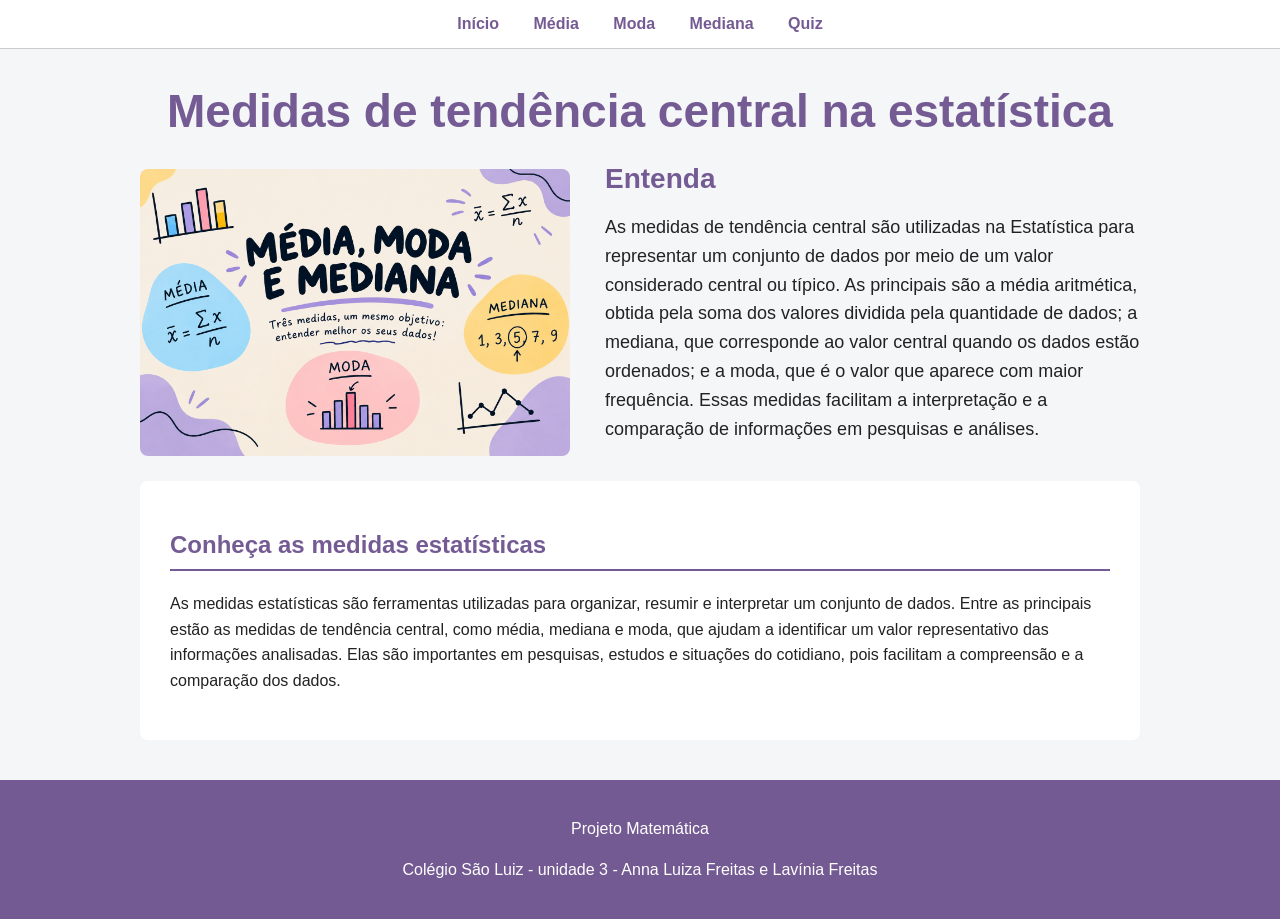
<file: index.html>
<!DOCTYPE html>
<html lang="pt-br">

<head>
    <meta charset="UTF-8">
    <meta name="viewport" content="width=device-width, initial-scale=1.0">

    <title>Estatísticas</title>
      <link rel="icon" type="image/png" href="IMAGENS/calculator.png">


    <link rel="stylesheet" href="style.css">
</head>

<body>
    <!-- MENU -->
    <nav>
        <a href="index.html">Início</a>
        <a href="media.html">Média</a>
        <a href="moda.html">Moda</a>
        <a href="mediana.html">Mediana</a>
        <a href="quiz.html">Quiz</a>
    </nav>


    <!--CABEÇALHO-->

    <header>

        <h1>Medidas de tendência central na estatística</h1>



        <!--DESTAQUE DA PÁGINA INICIAL-->

        <div class="destaque-inicio">

            <img
                src="IMAGENS/indexinicial.png"
                alt="imagem representando"
            >

            <div class="texto-destaque">

                <h2>
                  Entenda
                </h2>

                <p>
                   As medidas de tendência central são utilizadas na Estatística para representar um conjunto de dados por meio de um valor considerado central ou típico. As principais são a média aritmética, obtida pela soma dos valores dividida pela quantidade de dados; a mediana, que corresponde ao valor central quando os dados estão ordenados; e a moda, que é o valor que aparece com maior frequência. Essas medidas facilitam a interpretação e a comparação de informações em pesquisas e análises.

                </p>

            </div>

        </div>

    </header>

    <main>

        <section>

            <h2>Conheça as medidas estatísticas
</h2>

            <p>
               As medidas estatísticas são ferramentas utilizadas para organizar, 
               resumir e interpretar um conjunto de dados.
                Entre as principais estão as medidas de tendência central, como média, mediana e moda, que ajudam a identificar um valor representativo das informações analisadas. Elas são importantes em pesquisas, estudos e situações do cotidiano, pois facilitam a compreensão e a comparação dos dados.

            </p>

        </section>

    </main>


    <footer>

        <p>Projeto Matemática</p>
        <p>Colégio São Luiz - unidade 3 - Anna Luiza Freitas e Lavínia Freitas</p>

    </footer>

</body>

</html>
</file>
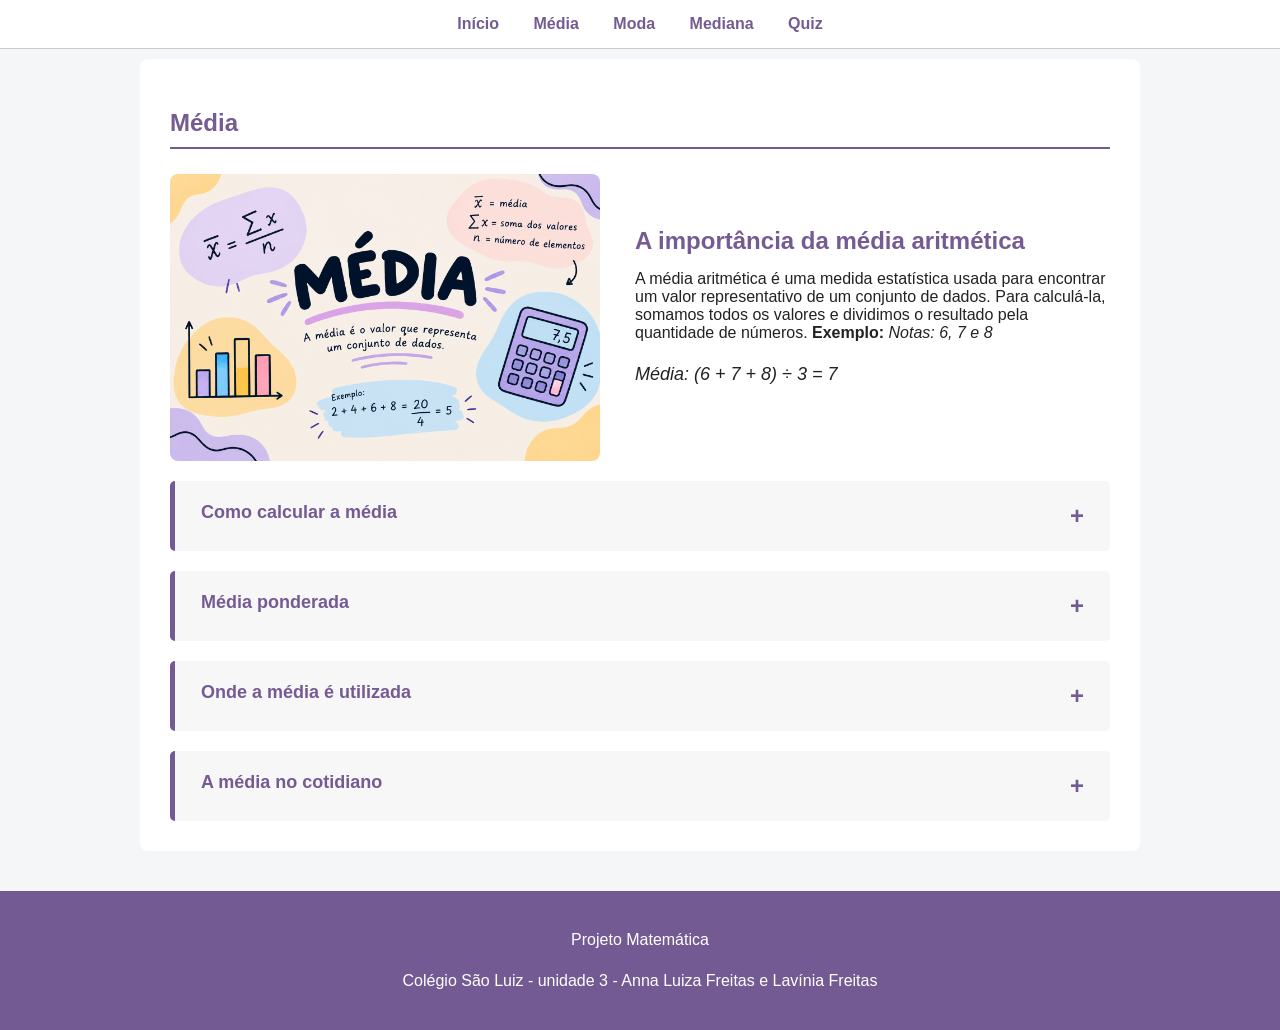
<file: media.html>
<!DOCTYPE html>
<html lang="pt-br">

<head>
    <meta charset="UTF-8">
    <meta name="viewport" content="width=device-width, initial-scale=1.0">
    <title>Média</title>
     <link rel="icon" type="image/png" href="IMAGENS/calculator.png">

    <link rel="stylesheet" href="style.css">
</head>

<body>

      <!-- MENU -->
    <nav>
        <a href="index.html">Início</a>
        <a href="media.html">Média</a>
        <a href="moda.html">Moda</a>
        <a href="mediana.html">Mediana</a>
        <a href="quiz.html">Quiz</a>
    </nav>

    <main>
        <section>

            <h2>Média</h2>

            <div class="destaque-inicio">

                <img src="IMAGENS/médiaa.png" alt="Imagem sobre média" width="550px
                ">

                <div class="texto-destaque">

                    <h3>A importância da média aritmética</h3>

                        A média aritmética é uma medida estatística usada para encontrar um 
                        valor representativo de um conjunto de dados. Para calculá-la, 
                        somamos todos os valores e dividimos o resultado 
                        pela quantidade de números. <strong>Exemplo:</strong>
                         <i>Notas: 6, 7 e 8</i>
                         <p>
                        <p><i>Média: (6 + 7 + 8) ÷ 3 = 7</i></p>

                
    
                </div>

            </div>

            <!-- MÉDIA -->

            <article class="acordeao">

                <button class="titulo-acordeao">
                    Como calcular a média


                    <span>+</span>
                </button>

                <div class="conteudo-acordeao">

                    <p>
                        Para calcular a média aritmética, siga duas etapas:
                        primeiro, some todos os valores do conjunto; depois,
                        divida o resultado pela quantidade de valores.
                    </p>

                    <p>
                       <strong>Exemplo:</strong>
                    </p> 

                    <p>
                        Dados: 5, 6, 7 e 10

                       
                    </p>
                    
                    <p> Soma: 5 + 6 + 7 + 10 = 28</p>

                    <p>
                        Quantidade de valores: 4

                    </p>

                    <p>
                        Média aritmética: 28 ÷ 4 = 7
                    </p>

                   

                </div>

            </article>

            <!-- CRISE DE 1929 -->

            <article class="acordeao">

                <button class="titulo-acordeao">
                    Média ponderada
                    <span>+</span>
                </button>

                <div class="conteudo-acordeao">

                    <p>
                       A média ponderada é calculada multiplicando cada valor pelo seu respectivo peso. 
                       Em seguida, somam-se os resultados e divide-se essa soma pela soma dos pesos.
                    </p>

                    <p>Exemplo:</p>

                    <p>
                        Notas: 6, 8 e 10
                    </p>

                    <p>
                       Pesos: 2, 3 e 5
                    </p>

                    <p>
                        Multiplicação: (6 × 2) + (8 × 3) + (10 × 5) = 86
                    </p>

                    <p>
                       Soma dos pesos: 2 + 3 + 5 = 10
                    </p>

                    <p>Média ponderada: 86 ÷ 10 = 8,6</p>

                </div>

            </article>

            <!-- ASCENSÃO DO NAZISMO -->

            <article class="acordeao">

                <button class="titulo-acordeao">
                    Onde a média é utilizada
                    <span>+</span>
                </button>

                <div class="conteudo-acordeao">

                    <p>
                      A média aparece em diversas situações do cotidiano, como no cálculo de notas 
                      escolares, gastos mensais, consumo de energia, velocidade média e tempo de
                       uma viagem.


                    </p>

                    <p>
                       Ela permite resumir vários dados em um único resultado, facilitando 
                       comparações entre períodos, pessoas ou grupos.


                    </p>

                    <p>
                       <strong>Atenção para o ENEM:</strong> O exame costuma apresentar tabelas, gráficos e situações do dia a dia que exigem o cálculo de uma média. Antes de realizar
                        a conta, identifique quais valores devem ser somados e quantos dados estão sendo considerados.
                    </p>


                </div>

            </article>

            <!-- EXPANSIONISMO -->

            <article class="acordeao">

                <button class="titulo-acordeao">
                    A média no cotidiano
                    <span>+</span>
                </button>

                <div class="conteudo-acordeao">

                    <p>
                        A média está presente em diversas situações cotidianas. 
                        Ela pode ser usada para calcular o gasto mensal de uma família, 
                        o tempo médio de uma viagem, o consumo de combustível ou o desempenho
                        de um aluno.

                    </p>

                    <p>
                      Por meio da média, é possível resumir vários valores em um único 
                      resultado e fazer comparações com mais facilidade. Entretanto, é 
                      importante observar todos os dados, pois valores muito altos ou 
                      muito baixos podem influenciar o resultado final.

                    </p>

                  
                </div>

            </article>

        </section>

    </main>

    <footer>
        <p>Projeto Matemática</p>
        <p>Colégio São Luiz - unidade 3 - Anna Luiza Freitas e Lavínia Freitas</p>
    </footer>

    <script src="script.js"></script>

</body>

</html>
</file>
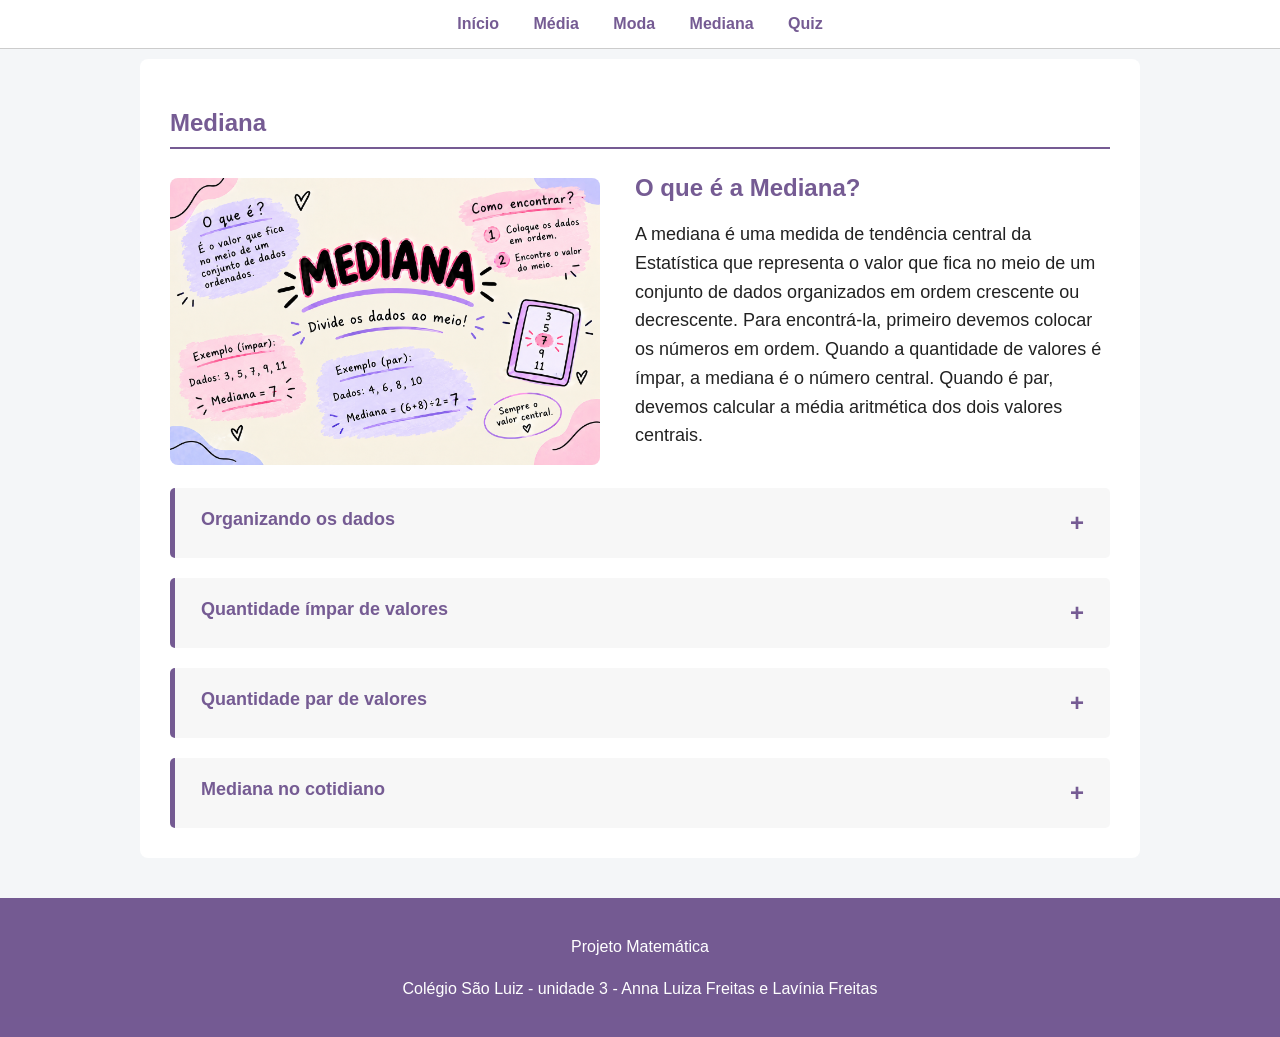
<file: mediana.html>
<!DOCTYPE html>
<html lang="pt-br">

<head>
    <meta charset="UTF-8">
    <meta name="viewport" content="width=device-width, initial-scale=1.0">
    <title>Mediana</title>
    <link rel="icon" type="image/png" href="IMAGENS/calculator.png">
    <link rel="stylesheet" href="style.css">
</head>

<body>

      <!-- MENU -->
    <nav>
        <a href="index.html">Início</a>
        <a href="media.html">Média</a>
        <a href="moda.html">Moda</a>
        <a href="mediana.html">Mediana</a>
        <a href="quiz.html">Quiz</a>
    </nav>
    <main>

        <section>

           
    <h2>Mediana</h2>

    <div class="destaque-inicio">

        <img
            src="IMAGENS/Mediana_ O Valor Central.png"
            alt="Imagem sobre mediana"
        >

        <div class="texto-destaque">

            <h3>O que é a Mediana?</h3>

            <p>
                A mediana é uma medida de tendência central da Estatística que representa o valor que fica no meio de um conjunto de dados organizados em ordem crescente ou decrescente. Para encontrá-la, primeiro devemos colocar os números em ordem. Quando a quantidade de valores é ímpar, a mediana é o 
                número central. Quando é par, devemos calcular a média aritmética dos dois valores centrais.
            
            </p>

        </div>

    </div>

    <!-- daqui para baixo continuam os seus conteúdos -->


            <!-- NEUTRALIDADE -->

            <article class="acordeao">

                <button class="titulo-acordeao">
                   Organizando os dados

                    <span>+</span>
                </button>

                <div class="conteudo-acordeao">

                    <p>
                       Antes de encontrar a mediana, é necessário organizar os valores em ordem 
                       crescente ou decrescente. Essa etapa é importante porque a mediana depende da posição dos números dentro da sequência.

                    </p>

                    <p>
                        A organização dos dados pode ser utilizada em pesquisas sobre idades,
                         salários, notas, preços e outros valores do cotidiano, facilitando a 
                         identificação do número central.

                    </p>

                    <p>
                       <strong>Atenção para o ENEM:</strong> leia todos os valores apresentados e coloque-os em 
                       ordem antes de procurar a mediana. Não escolha o número central da lista 
                       sem realizar essa organização.

                    </p>

                    
                </div>

            </article>

            <!-- ENTRADA DO BRASIL NA GUERRA -->

            <article class="acordeao">

                <button class="titulo-acordeao">
                    Quantidade ímpar de valores

                    <span>+</span>
                </button>

                <div class="conteudo-acordeao">

                    <p>
                       Quando um conjunto possui uma quantidade ímpar de valores, existe 
                       apenas um número localizado exatamente no centro da sequência. Esse 
                       número será a mediana do conjunto analisado.

                    </p>

                    <p>
                        Por exemplo, em uma sequência com cinco valores organizados, o 
                        terceiro número ocupará a posição central. Assim, não é necessário 
                        realizar uma soma ou divisão para encontrar a mediana.

                    </p>

                    <p>
                        <strong>Atenção para o ENEM:</strong> conte a quantidade de dados antes de resolver a questão.
                    Se o total for ímpar, localize o único valor que está no centro da sequência.

                    </p>

                   

                </div>

            </article>

            <!-- FEB -->

            <article class="acordeao">

                <button class="titulo-acordeao">
                   Quantidade par de valores

                    <span>+</span>
                </button>

                <div class="conteudo-acordeao">

                    <p>
                    Quando um conjunto possui uma quantidade par de valores, não existe
                    apenas um número no centro. Nesse caso, é necessário identificar os dois 
                    valores centrais, somá-los e dividir o resultado por dois.

                    </p>

                    <p>
                       Esse procedimento pode ser utilizado em situações que apresentam quatro, 
                       seis, oito ou qualquer outra quantidade par de dados. O resultado da mediana
                    pode até ser um número que não aparece na lista original.

                    </p>

                    <p>
                    <strong>Atenção para o ENEM:</strong> depois de organizar os dados, identifique corretamente os
                    dois valores centrais. Não escolha apenas um deles, pois é preciso calcular a média
                    aritmética entre os dois.

                    </p>

                  
                </div>

            </article>

            <!-- MONTE CASTELLO -->

            <article class="acordeao">

                <button class="titulo-acordeao">
                     Mediana no cotidiano
                    <span>+</span>
                </button>

                <div class="conteudo-acordeao">

                    <p>
                        A mediana pode ser utilizada para analisar salários, preços de produtos, 
                        idades de pessoas, notas escolares e resultados de pesquisas. Ela é especialmente
                        útil quando existem valores muito altos ou muito baixos que poderiam alterar
                        a média aritmética.

                    </p>

                    <p>
                        Ao indicar o valor central de um conjunto organizado, a mediana permite 
                        compreender melhor a realidade representada pelos dados e fazer comparações
                        entre diferentes grupos.

                    </p>

                    <p>
                       <strong>Atenção para o ENEM:</strong> observe se a questão pede a mediana ou a média aritmética. 
                       A mediana depende da posição dos valores organizados, enquanto a média é calculada
                     somando todos os dados e dividindo pela quantidade de valores.

                    </p>

                    
                </div>

            </article>

        

        </section>

    </main>

    <footer>
       <p>Projeto Matemática</p>
        <p>Colégio São Luiz - unidade 3 - Anna Luiza Freitas e Lavínia Freitas</p>
    </footer>

    <script src="script.js"></script>

</body>

</html>
</file>
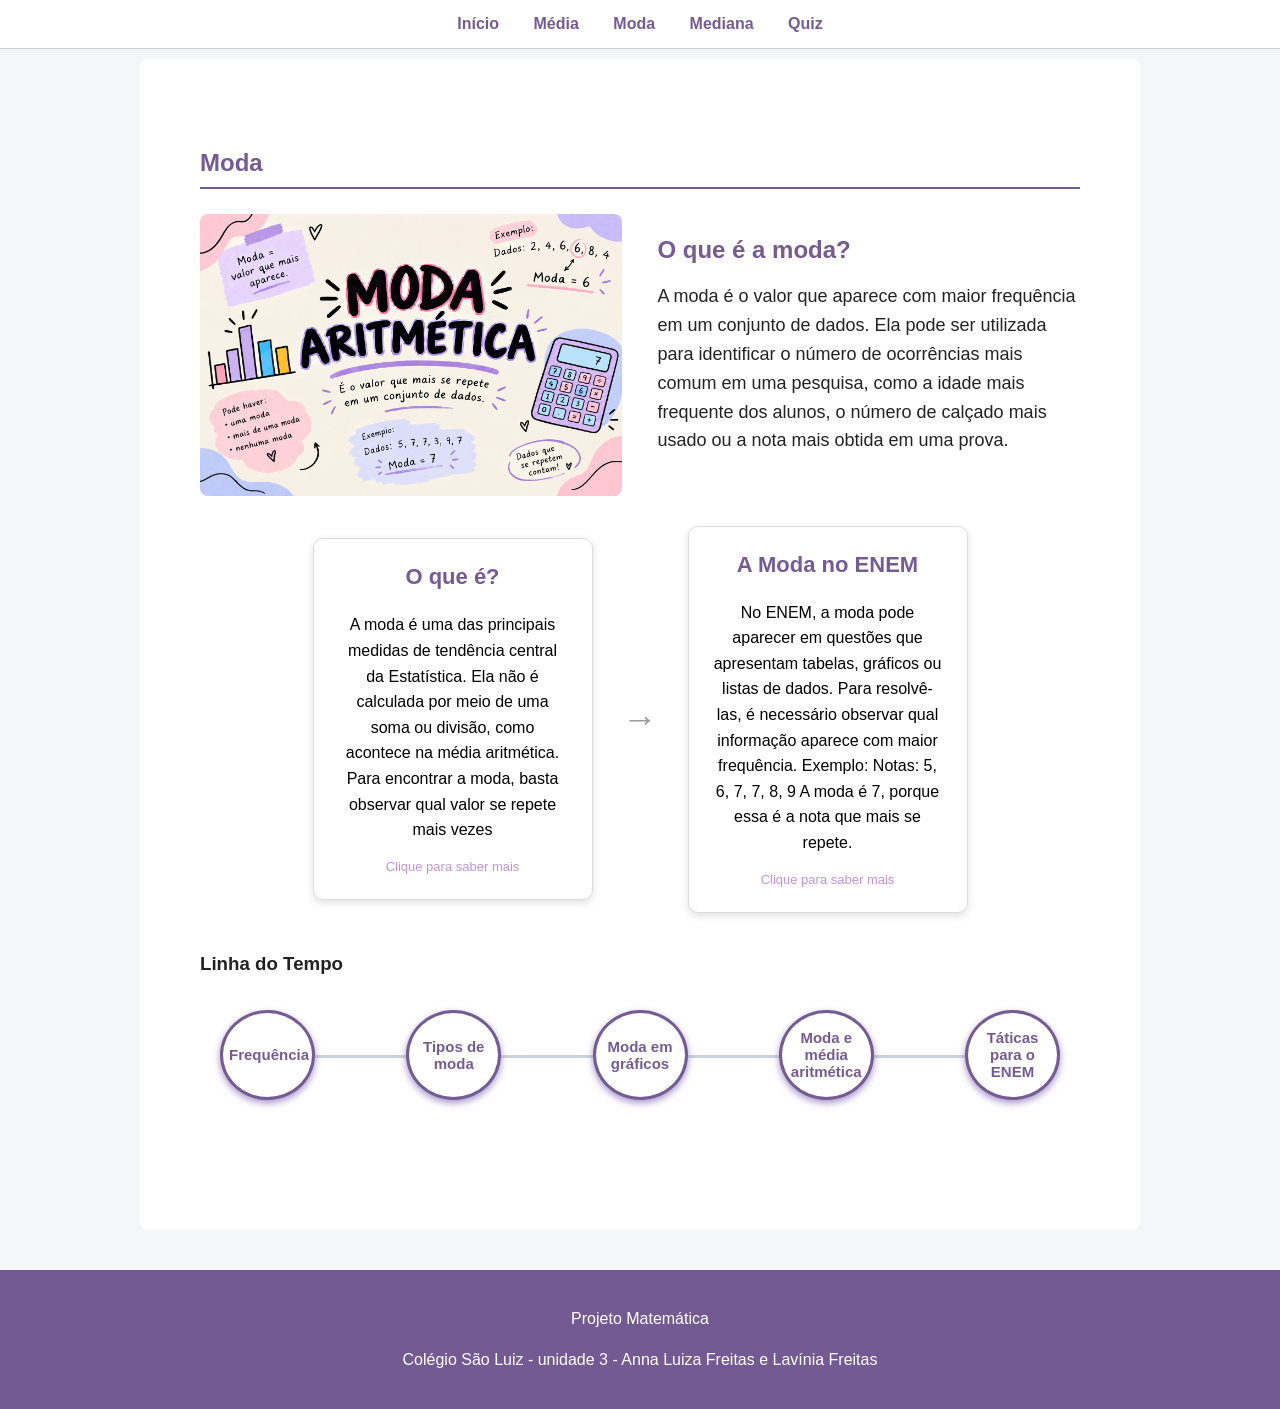
<file: moda.html>
<!DOCTYPE html>
<html lang="pt-br">

<head>
    <meta charset="UTF-8">
    <meta name="viewport" content="width=device-width, initial-scale=1.0">
    <title>Moda</title>
    <link rel="icon" type="image/png" href="IMAGENS/calculator.png">
    <link rel="stylesheet" href="style.css">
</head>

<body>

    <!-- MENU -->
    <nav>
        <a href="index.html">Início</a>
        <a href="media.html">Média</a>
        <a href="moda.html">Moda</a>
        <a href="mediana.html">Mediana</a>
        <a href="quiz.html">Quiz</a>
    </nav>

    <main>

        <section>

            <section>

    <h2>Moda</h2>

    <div class="destaque-inicio">

        <img src="IMAGENS/moda.png" alt="Imagem sobre moda">

        <div class="texto-destaque">

            <h3>O que é a moda?</h3>

            <p>
               A moda é o valor que aparece com maior frequência em um conjunto de dados.
                Ela pode ser utilizada para identificar o número de ocorrências mais comum em uma pesquisa, 
                como a idade mais frequente dos alunos, o número de calçado mais usado ou a nota mais obtida em uma prova.

            </p>

        </div>

    </div>

    <!-- O restante do conteúdo da página continua aqui -->

            <!-- EIXO E ALIADOS -->

            <div class="blocos-guerra">

                <button class="bloco-guerra" onclick="mostrarBlocoGuerra('eixo')">
                    <h3>O que é?</h3>

                    <p>
                       A moda é uma das principais medidas de tendência central da Estatística. Ela não é calculada por meio de uma soma ou divisão, como acontece na média aritmética. Para encontrar a moda, basta observar qual valor se repete mais vezes
                    </p>

                    <span>Clique para saber mais</span>
                </button>

                <div class="seta-guerra">
                    →
                </div>

                <button class="bloco-guerra" onclick="mostrarBlocoGuerra('aliados')">
                    <h3>A Moda no ENEM</h3>

                    <p>
                      No ENEM, a moda pode aparecer em questões que apresentam tabelas, gráficos ou listas de dados. Para resolvê-las, é necessário observar qual informação aparece com maior frequência.
Exemplo:

Notas: 5, 6, 7, 7, 8, 9

A moda é 7, porque essa é a nota que mais se repete.
                    </p>

                    <span>Clique para saber mais</span>
                </button>

            </div>

           
            <div id="eixo" class="conteudo-guerra">

            

                <p>
                    Um conjunto pode ter apenas uma moda, mais de uma moda ou nenhuma moda.

                
            </div>

            

            <div id="aliados" class="conteudo-guerra">

                

                <p>
                  Leia atentamente os dados apresentados e conte quantas vezes cada valor aparece antes de escolher a resposta.

                </p>

                

            </div>

            <!-- LINHA DO TEMPO -->

            <div class="linha-tempo">

                <h3>Linha do Tempo</h3>

                <div class="anos">

                    <button onclick="mostrarAno('ano1939', this)">
                        Frequência
                    </button>

                    <button onclick="mostrarAno('ano1941', this)">
                        Tipos de moda

                    </button>

                    <button onclick="mostrarAno('ano1942', this)">
                       Moda em gráficos

                    </button>

                    <button onclick="mostrarAno('ano1944', this)">
                        Moda e média aritmética
                    </button>

                    <button onclick="mostrarAno('ano1945', this)">
                        Táticas para o ENEM
                    </button>

                </div>

                

                <div id="ano1939" class="evento">

                    <h4>Frequência</h4>

                    <p>
                        Frequência é a quantidade de vezes que um valor aparece em um conjunto de dados. 
                        Ela ajuda a descobrir qual número é o mais comum.

                    </p>

                    

                </div>

               

                <div id="ano1941" class="evento">

                    <h4>Tipos de Moda</h4>

                    <p>
                        Um conjunto pode ser <strong>unimodal</strong>, quando possui uma moda;
                         <strong>bimodal</strong>
                         
                        , quando possui duas modas; ou <strong>amodal</strong>,
                          quando não apresenta nenhum valor repetido.

                  

                </div>

                

                <div id="ano1942" class="evento">

                    <h4>Moda em Gráficos</h4>

                    <p>
                         
                        A moda nos gráficos nos ajuda a identificar rapidamente qual informação se repete
                        mais vezes. Para encontrá-la, basta observar a barra mais alta em um gráfico de 
                        barras ou o valor que aparece mais vezes nos dados apresentados.

                      
                    </p>

                    <p> <strong>Exemplo:</strong> se um gráfico mostra os sabores de sorvete preferidos de uma turma, o 
                        sabor com a barra mais alta representa a moda, pois foi o mais escolhido pelos alunos.</p>

                    
                </div>

                

                <div id="ano1944" class="evento">

                    <h4>Moda e Média Aritmética</h4>

                    <p>
                       A moda e a média aritmética são medidas de tendência central usadas para
                        analisar e interpretar conjuntos de dados. A moda corresponde ao valor
                         que aparece com maior frequência. Por exemplo, no conjunto 2, 4, 4, 6 e 8, 
                         a moda é 4.

                    </p>

                    <p>
                        Já a <strong>média aritmética</strong> é calculada somando todos os valores e 
                        dividindo o resultado pela quantidade de dados. No conjunto 2,
                         4, 4, 6 e 8, temos:

                    </p>

                    <p>
                       <strong>(2 + 4 + 4 + 6 + 8) ÷ 5 = 24 ÷ 5 = 4,8</strong>
                    </p>

                    <p>
                        Assim, a moda é <strong>4</strong> e a média aritmética é <strong>4,8</strong>. Essas medidas
                        ajudam a compreender melhor as informações de uma pesquisa ou
                        situação do cotidiano.

                    </p>

                </div>

                

                <div id="ano1945" class="evento">

                    <h4>Táticas para o ENEM</h4>

                    <p>
                        No ENEM, observe tabelas e gráficos com atenção. Identifique a maior frequência 
                        e verifique qual valor ou categoria está relacionada a ela.


                    </p>

                    

                </div>

            </div>

        </section>

    </main>

    <footer>
       <p>Projeto Matemática</p>
        <p>Colégio São Luiz - unidade 3 - Anna Luiza Freitas e Lavínia Freitas</p>
    </footer>

    <script src="script.js"></script>

</body>

</html>
</file>
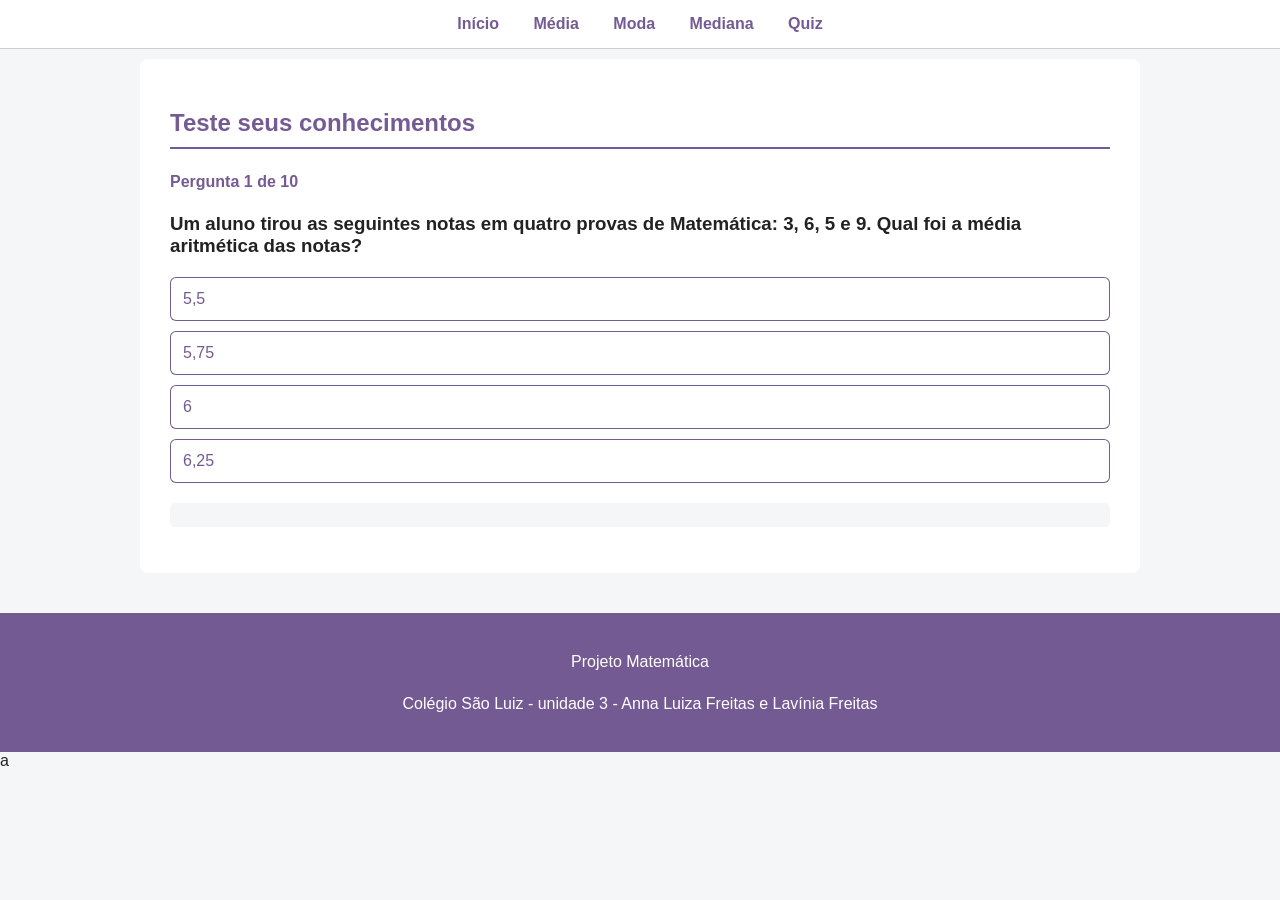
<file: quiz.html>
<!DOCTYPE html>
<html lang="pt-br">

<head>
    <meta charset="UTF-8">
    <meta name="viewport" content="width=device-width, initial-scale=1.0">
    <title>Quiz | Estatística</title>
    <link rel="icon" type="image/png" href="IMAGENS/calculator.png">
    <link rel="stylesheet" href="style.css">
</head>

<body>

   <!-- MENU -->
    <nav>
        <a href="index.html">Início</a>
        <a href="media.html">Média</a>
        <a href="moda.html">Moda</a>
        <a href="mediana.html">Mediana</a>
        <a href="quiz.html">Quiz</a>
    </nav>

    <main>

        <section>

            <h2>Teste seus conhecimentos</h2>

            <div id="quiz-container">

                <p id="progresso"></p>

                <h3 id="pergunta"></h3>

                <div id="alternativas"></div>

                <p id="feedback"></p>

                <button id="proxima" onclick="proximaPergunta()">
                    Próxima pergunta
                </button>

            </div>

        </section>

    </main>

    <footer>
        <p>Projeto Matemática</p>
        <p>Colégio São Luiz - unidade 3 - Anna Luiza Freitas e Lavínia Freitas</p>
    </footer>

    <script src="script.js"></script>

</body>

</html>a
</file>
<file: style.css>
:root {
    --primary-color: #674a88e7; /* Azul escuro principal */
    --accent-color: #c0392b;  /* Vermelho de destaque/hover */
    --bg-light: #f4f6f8;      /* Fundo da página */
    --bg-card: #f7f7f7;       /* Fundo dos blocos/cards */
    --text-dark: #222;
    --border-radius: 5px;
    --transition-fast: 0.3s;

}

html {
    scroll-behavior: smooth;
}

body {
    margin: 0;
    font-family: Arial, sans-serif;
    background-color: var(--bg-light);
    color: var(--text-dark);
}

p {
    line-height: 1.6;
}

/*2. PADRONIZAÇÃO DE CORES E TEXTOS*/
header .periodo, .bloco-guerra span {
    color: #b985d1e0;
}

header, nav {
    text-align: center;
}

header h1, header .periodo, .texto-destaque h2, .texto-destaque h3, 
section h2, article h3, .titulo-acordeao, .bloco-guerra h2, .bloco-guerra h3, 
.conteudo-guerra h3, .anos button, .evento h4, #progresso, #alternativas button {
    color: var(--primary-color);
}

header {
    background-color: var(--bg-light);
    padding: 35px 20px 10px;
}

header h1 { margin: 0; font-size: 46px; }
header .periodo { font-size: 20px; margin: 10px 0 30px; }

nav {
    background-color: white;
    padding: 15px;
    border-bottom: 1px solid #ccc;
    position: sticky;
    top: 0;
    z-index: 1000;
}

nav a {
    color: var(--primary-color);
    text-decoration: none;
    margin: 0 15px;
    font-weight: bold;
}

nav a:hover {
    color: var(--accent-color);
}

main {
    width: 85%;
    max-width: 1000px;
    margin: auto;
}

section {
    background-color: white;
    margin: 10px 0 30px;
    padding: 30px;
    border-radius: 8px;
}

section h2 {
    border-bottom: 2px solid var(--primary-color);
    padding-bottom: 10px;
}

article, .conteudo-guerra, .evento {
    background-color: var(--bg-card);
    padding: 20px;
    margin-top: 20px;
    border-left: 5px solid var(--primary-color);
    border-radius: var(--border-radius);
}

article h3, .conteudo-guerra h3, .evento h4 {
    margin-top: 0;
}

.destaque-inicio {
    max-width: 1000px;
    margin: 25px auto 0;
    display: flex;
    align-items: center;
    gap: 35px;
}

.destaque-inicio img {
    width: 430px;
    max-width: 48%;
    height: auto;
    border-radius: 8px;
}

.texto-destaque {
    flex: 1;
    text-align: left;
}

.texto-destaque h2 { font-size: 28px; margin: 0 0 15px; }
.texto-destaque h3 { font-size: 24px; margin: 0 0 15px; }
.texto-destaque p { font-size: 18px; }

/* Acordeão */
.titulo-acordeao {
    width: 100%;
    background: transparent;
    border: none;
    font-size: 18px;
    font-weight: bold;
    cursor: pointer;
    display: flex;
    justify-content: space-between;
}

.titulo-acordeao span { font-size: 24px; }
.conteudo-acordeao { display: none; margin-top: 15px; }

/* Blocos de Guerra (Eixo e Aliados) */
.blocos-guerra {
    display: flex;
    align-items: center;
    justify-content: center;
    gap: 30px;
    margin: 30px 0;
}

.bloco-guerra {
    width: 280px;
    min-height: 150px;
    background-color: white;
    border: 1px solid #ddd;
    border-radius: 10px;
    padding: 25px;
    cursor: pointer;
    box-shadow: 0 3px 8px rgba(0, 0, 0, 0.12);
    transition: var(--transition-fast);
}

.bloco-guerra:hover {
    transform: translateY(-5px);
    border-color: var(--primary-color);
}

.bloco-guerra h3 { margin-top: 0; font-size: 22px; }
.bloco-guerra p { font-size: 16px; }
.bloco-guerra span { font-size: 13px; }
.seta-guerra { font-size: 35px; color: #999; }
.conteudo-guerra { display: none; }

/* Linha do Tempo */
.linha-tempo { margin-top: 40px; }

.anos {
    position: relative;
    display: flex;
    justify-content: space-between;
    align-items: center;
    margin: 35px 20px 40px;
}

.anos::before {
    content: "";
    position: absolute;
    top: 50%;
    left: 5%;
    right: 5%;
    height: 3px;
    background-color: #cbd3da;
    z-index: 0;
}

.anos button {
    position: relative;
    z-index: 1;
    width: 95px;
    height: 90px;
    border-radius: 50%;
    background-color: white;
    border: 3px solid var(--primary-color);
    font-weight: bold;
    font-size: 15px;
    cursor: pointer;
    transition: var(--transition-fast);
    box-shadow: 0 3px 7px rgba(136, 110, 184, 0.74);
}

.anos button:hover, .anos button.ativo {
    background-color: var(--primary-color);
    color: white;
}

.anos button:hover { transform: translateY(-2px); }
.anos button.ativo { transform: scale(1.12); }
.evento { display: none; }
.evento h4 { font-size: 19px; }

/*COMPONENTE DO QUIZ E RODAPÉ*/
#quiz-container { margin-top: 20px; }
#progresso { font-weight: bold; }

#alternativas {
    display: flex;
    flex-direction: column;
    gap: 10px;
    margin: 20px 0;
}

#alternativas button {
    padding: 12px;
    border: 1px solid var(--primary-color);
    border-radius: 6px;
    background-color: white;
    cursor: pointer;
    text-align: left;
    font-size: 16px;
}

#alternativas button:hover { background-color: #e8edf2; }

#alternativas button.correta {
    background-color: #d4edda;
    border-color: #2e7d32;
    color: #1b5e20;
}

#alternativas button.errada {
    background-color: #f8d7da;
    border-color: #c62828;
    color: #8e0000;
}

#alternativas button:disabled { cursor: default; }

#feedback {
    margin-top: 15px;
    padding: 12px;
    background-color: var(--bg-light);
    border-radius: var(--border-radius);
    font-weight: bold;
}

#proxima, #refazer {
    background-color: var(--primary-color);
    color: white;
    border: none;
    padding: 12px 20px;
    border-radius: 6px;
    cursor: pointer;
}

#proxima { display: none; }
#refazer { font-weight: bold; }
#proxima:hover, #refazer:hover { background-color: var(--accent-color); }

footer {
    background-color: var(--primary-color);
    color: white;
    text-align: center;
    padding: 20px;
    margin-top: 40px;
}
</file>
